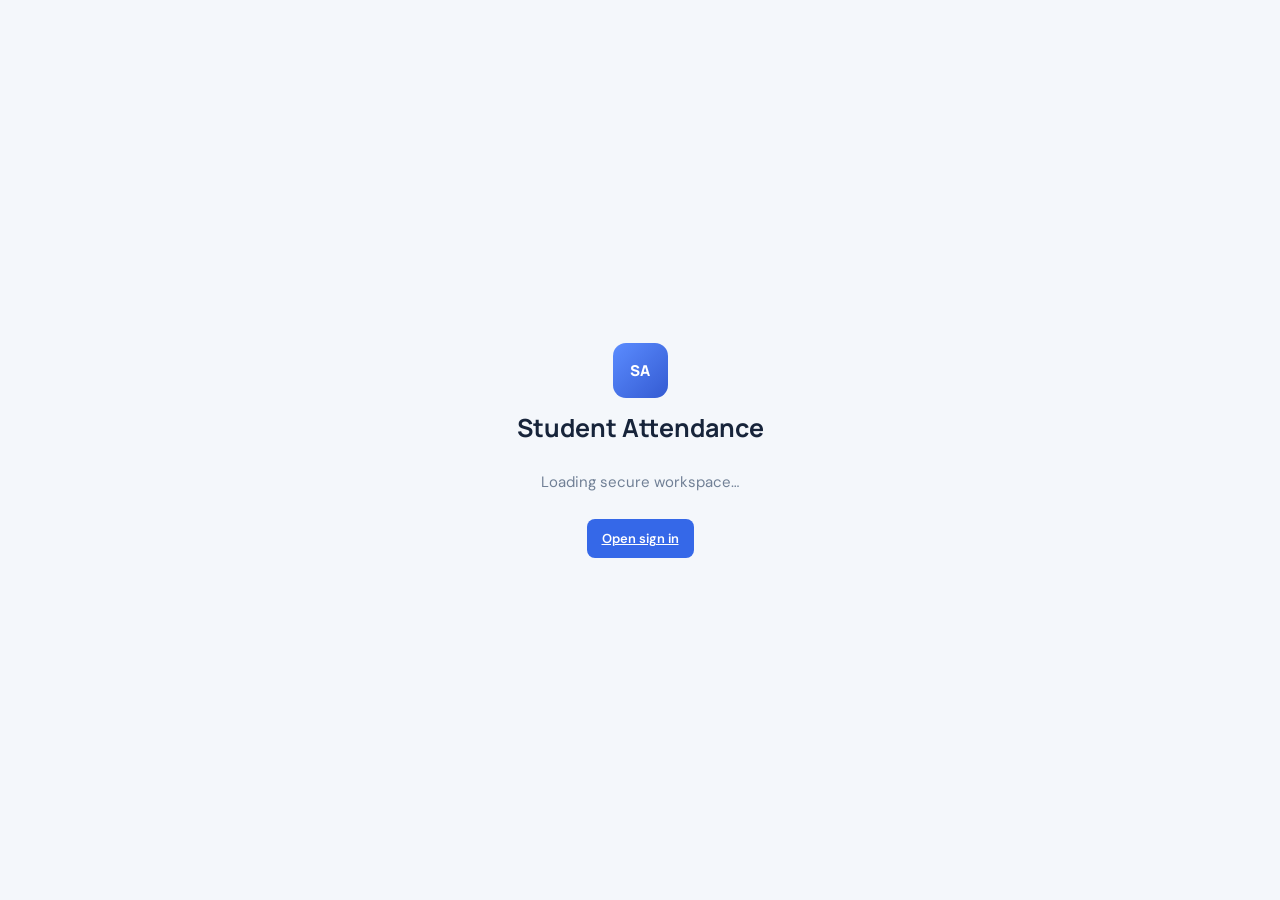
<file: index.html>
<!doctype html>
<html lang="en"><head><meta charset="utf-8"><meta name="viewport" content="width=device-width,initial-scale=1"><meta name="theme-color" content="#10213b"><title>Student Attendance</title><link rel="stylesheet" href="css/style.css"></head>
<body><div class="boot"><div class="brand-mark">SA</div><h1>Student Attendance</h1><p>Loading secure workspace…</p><a class="btn primary" href="login.html">Open sign in</a></div><script src="config.js"></script><script src="js/auth.js"></script><script>Auth.redirectIfAuthenticated();</script></body></html>
</file>
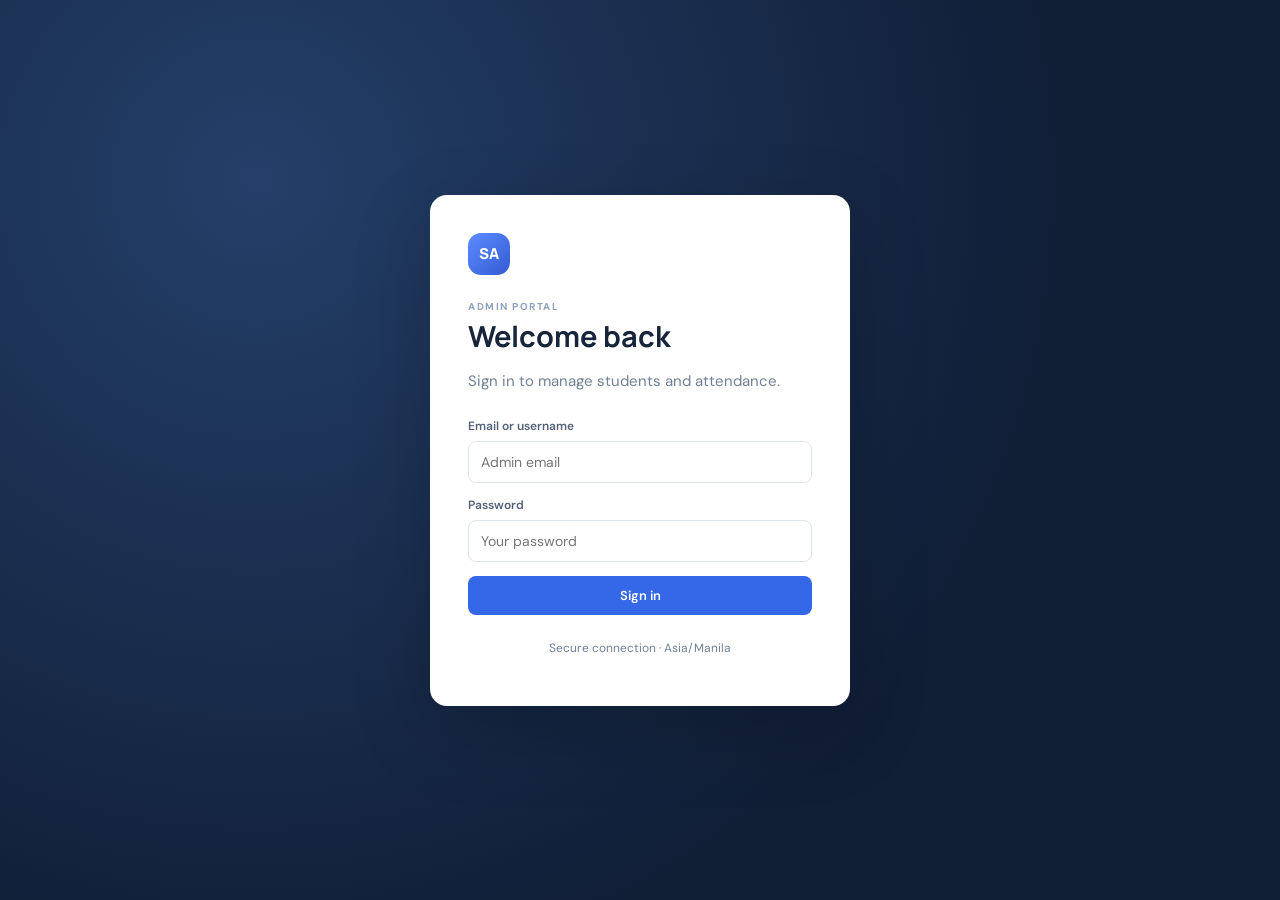
<file: attendance.html>
<!doctype html><html lang="en"><head><meta charset="utf-8"><meta name="viewport" content="width=device-width,initial-scale=1"><title>Attendance · Student Attendance</title><link rel="stylesheet" href="css/style.css"></head><body><div class="app-shell"><aside class="sidebar"><a class="brand" href="dashboard.html"><span class="brand-mark">SA</span><span><b>Attendance</b><small>ADMIN CONSOLE</small></span></a><nav><a href="dashboard.html" data-nav="dashboard.html"><span>▦</span>Dashboard</a><a href="students.html" data-nav="students.html"><span>♙</span>Students</a><a href="attendance.html" data-nav="attendance.html"><span>◷</span>Attendance</a><a href="reports.html" data-nav="reports.html"><span>▤</span>Reports</a><a href="settings.html" data-nav="settings.html"><span>⚙</span>Settings</a></nav><button class="logout" id="logoutBtn">↪ Sign out</button></aside><main class="main"><header class="topbar"><button class="menu-btn" id="menuBtn" aria-label="Toggle menu">☰</button><div><p class="eyebrow">SCHOOL MANAGEMENT</p><h1>Attendance</h1></div><div class="top-user"><span class="avatar">A</span><span><b id="adminName">Administrator</b><small>Admin</small></span></div></header><section class="content"><p class="muted intro">Scan a student's QR code or record attendance manually.</p><div class="scan-layout"><div class="panel scanner-panel"><div class="panel-head"><div><h2>QR scanner</h2><p class="muted">Allow camera access to scan student QR codes.</p></div><span class="live-pill">● READY</span></div><video id="camera" playsinline></video><div class="scan-actions"><button class="btn primary" id="startScan">Start camera</button><button class="btn secondary" id="stopScan" disabled>Stop camera</button></div><p id="scanStatus" class="muted">Camera is off. You can also enter a QR token below.</p><form id="tokenForm" class="inline-form"><input name="token" placeholder="Scan or paste QR token" autocomplete="off" required><button class="btn primary">Submit</button></form></div><div class="panel"><h2>Manual attendance</h2><p class="muted">Use only when a QR scan is unavailable.</p><form id="manualForm"><label>Student<select name="student_id" id="manualStudent" required><option value="">Select student</option></select></label><label>Action<select name="action"><option value="time_in">Time in</option><option value="time_out">Time out</option></select></label><button class="btn primary full">Record attendance</button></form><div id="scanResult" class="result-box">No attendance action yet.</div></div></div><div class="panel"><div class="panel-head"><h2>Today's activity</h2><button class="btn secondary" id="refreshAttendance">Refresh</button></div><div id="todayAttendance" class="table-wrap"><p class="muted">Loading…</p></div></div></section></main></div><div id="toast" class="toast" role="status"></div><script src="config.js"></script><script src="js/api.js"></script><script src="js/auth.js"></script><script src="js/scanner.js"></script></body></html>
</file>
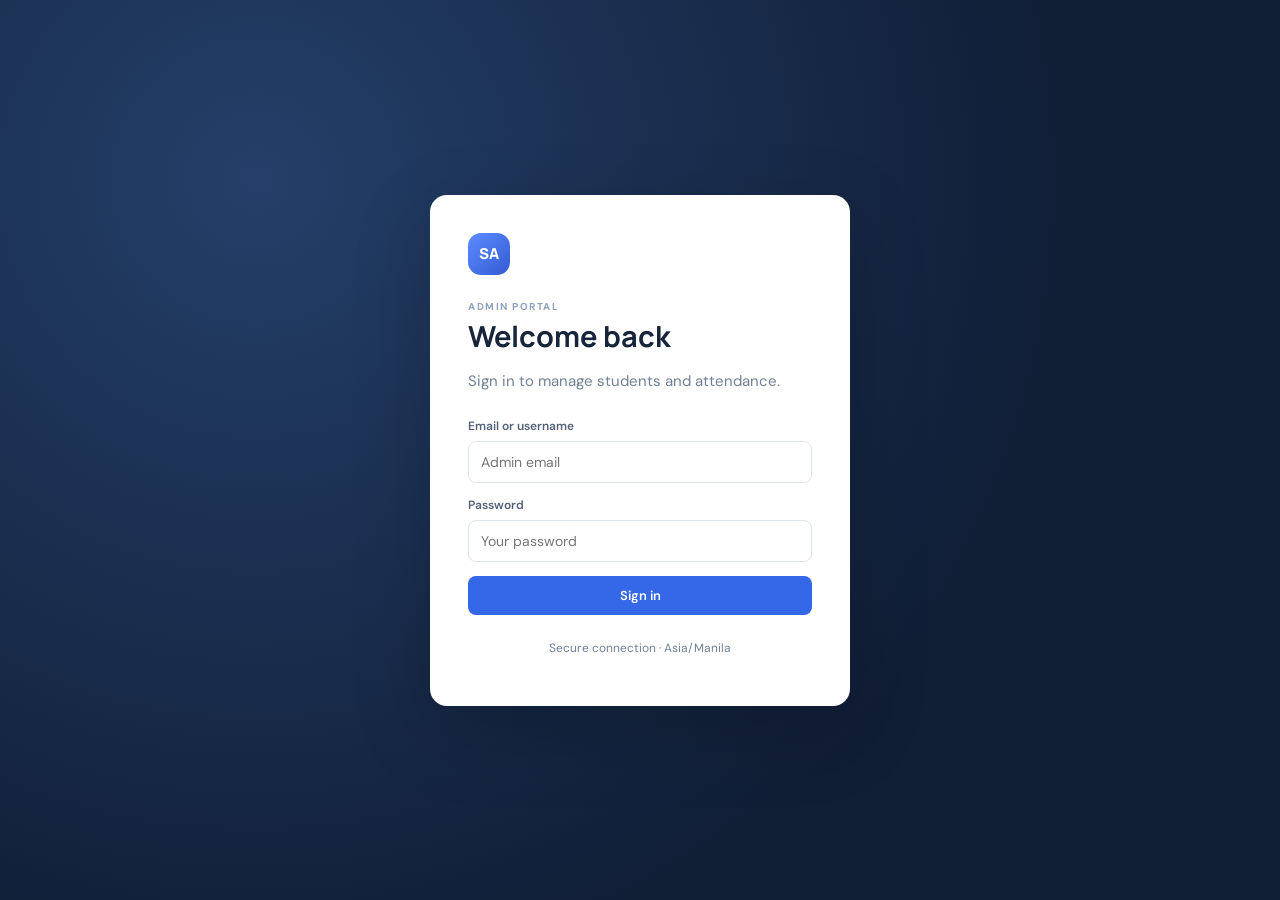
<file: dashboard.html>
<!doctype html><html lang="en"><head><meta charset="utf-8"><meta name="viewport" content="width=device-width,initial-scale=1"><title>Dashboard · Student Attendance</title><link rel="stylesheet" href="css/style.css"></head><body><div class="app-shell"><aside class="sidebar"><a class="brand" href="dashboard.html"><span class="brand-mark">SA</span><span><b>Attendance</b><small>ADMIN CONSOLE</small></span></a><nav><a href="dashboard.html" data-nav="dashboard.html"><span>▦</span>Dashboard</a><a href="students.html" data-nav="students.html"><span>♙</span>Students</a><a href="attendance.html" data-nav="attendance.html"><span>◷</span>Attendance</a><a href="reports.html" data-nav="reports.html"><span>▤</span>Reports</a><a href="settings.html" data-nav="settings.html"><span>⚙</span>Settings</a></nav><button class="logout" id="logoutBtn">↪ Sign out</button></aside><main class="main"><header class="topbar"><button class="menu-btn" id="menuBtn" aria-label="Toggle menu">☰</button><div><p class="eyebrow">SCHOOL MANAGEMENT</p><h1>Dashboard</h1></div><div class="top-user"><span class="avatar">A</span><span><b id="adminName">Administrator</b><small>Admin</small></span></div></header><section class="content"><p class="muted intro">A live overview of your student attendance.</p><div class="stats-grid"><article class="stat"><span>Total students</span><strong id="totalStudents">—</strong><small>Registered profiles</small></article><article class="stat"><span>Present today</span><strong id="presentToday">—</strong><small>Attendance records</small></article><article class="stat"><span>Late today</span><strong id="lateToday">—</strong><small>After grace period</small></article><article class="stat"><span>Absent today</span><strong id="absentToday">—</strong><small>Based on roster</small></article></div><div class="panel"><div class="panel-head"><div><h2>Quick actions</h2><p class="muted">Common tasks</p></div></div><div class="action-grid"><a class="action" href="students.html"><b>＋</b><span><strong>Register student</strong><small>Add a student profile</small></span></a><a class="action" href="attendance.html"><b>▣</b><span><strong>Open QR scanner</strong><small>Record time in or out</small></span></a><a class="action" href="reports.html"><b>▤</b><span><strong>View reports</strong><small>Review attendance history</small></span></a></div></div><div class="panel"><div class="panel-head"><div><h2>Recent students</h2><p class="muted">Latest registered profiles</p></div><a href="students.html" class="text-link">View all →</a></div><div id="recentStudents" class="table-wrap"><p class="muted">Loading…</p></div></div></section></main></div><div id="toast" class="toast" role="status"></div><script src="config.js"></script><script src="js/api.js"></script><script src="js/auth.js"></script><script src="js/dashboard.js"></script></body></html>
</file>
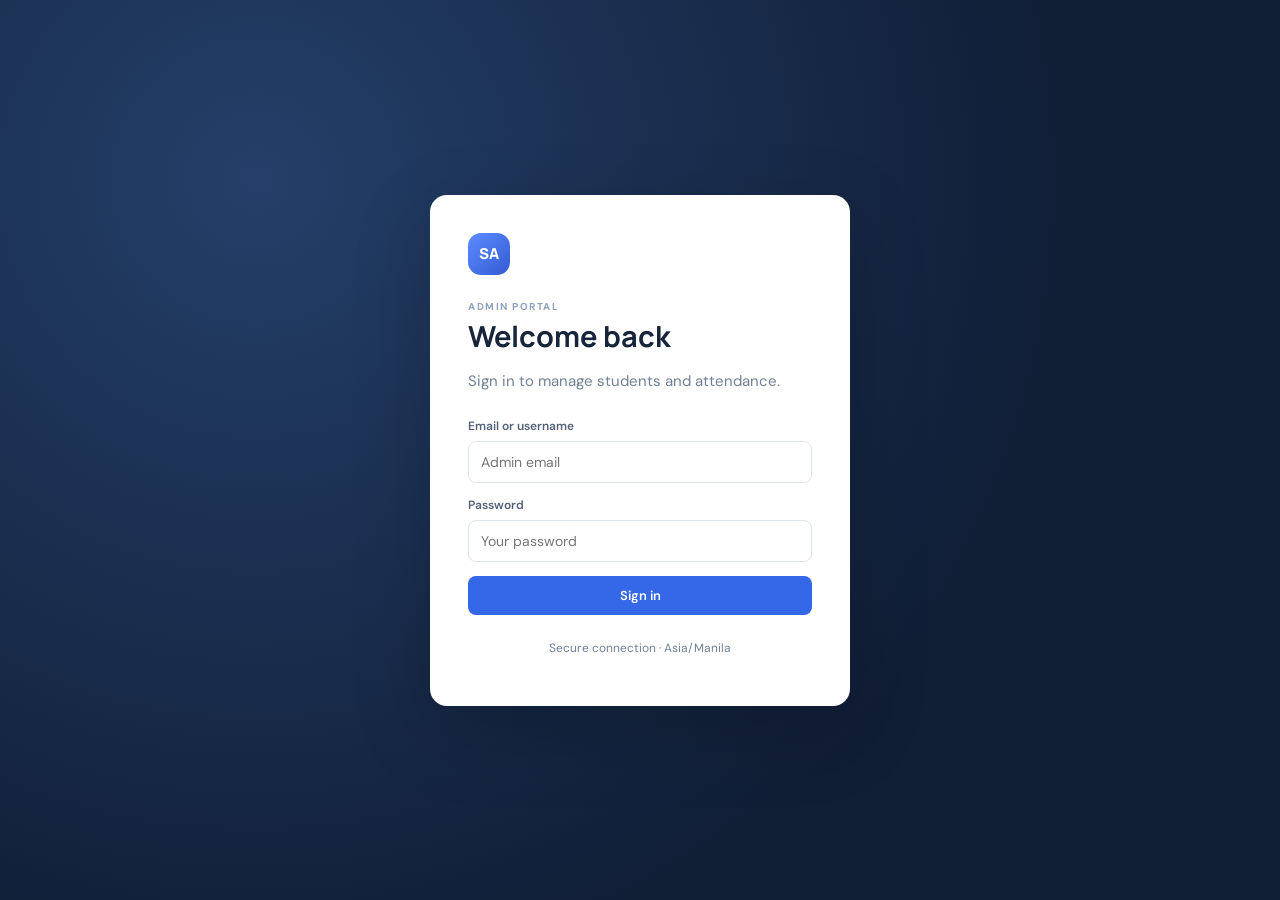
<file: login.html>
<!doctype html><html lang="en"><head><meta charset="utf-8"><meta name="viewport" content="width=device-width,initial-scale=1"><title>Admin Login · Student Attendance</title><link rel="stylesheet" href="css/style.css"></head><body class="login-page"><main class="login-card"><div class="brand-mark">SA</div><p class="eyebrow">ADMIN PORTAL</p><h1>Welcome back</h1><p class="muted">Sign in to manage students and attendance.</p><form id="loginForm"><label>Email or username<input name="identity" autocomplete="username" required placeholder="Admin email"></label><label>Password<input name="password" type="password" autocomplete="current-password" required placeholder="Your password"></label><button class="btn primary full" type="submit">Sign in</button><p id="loginError" class="error" role="alert"></p></form><p class="small muted">Secure connection · Asia/Manila</p></main><script src="config.js"></script><script src="js/api.js"></script><script src="js/auth.js"></script><script>Auth.bindLogin();</script></body></html>
</file>
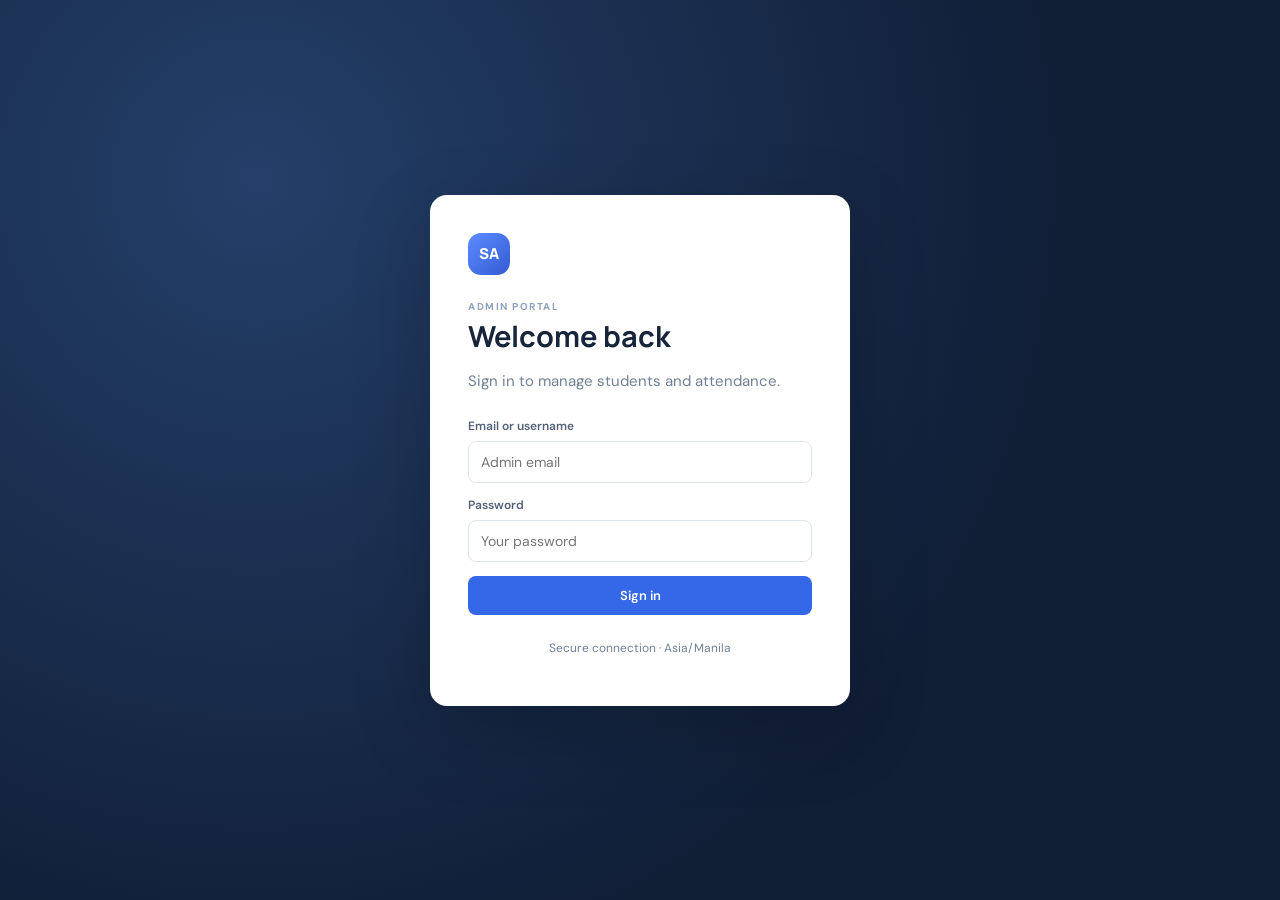
<file: reports.html>
<!doctype html><html lang="en"><head><meta charset="utf-8"><meta name="viewport" content="width=device-width,initial-scale=1"><title>Reports · Student Attendance</title><link rel="stylesheet" href="css/style.css"></head><body><div class="app-shell"><aside class="sidebar"><a class="brand" href="dashboard.html"><span class="brand-mark">SA</span><span><b>Attendance</b><small>ADMIN CONSOLE</small></span></a><nav><a href="dashboard.html" data-nav="dashboard.html"><span>▦</span>Dashboard</a><a href="students.html" data-nav="students.html"><span>♙</span>Students</a><a href="attendance.html" data-nav="attendance.html"><span>◷</span>Attendance</a><a href="reports.html" data-nav="reports.html"><span>▤</span>Reports</a><a href="settings.html" data-nav="settings.html"><span>⚙</span>Settings</a></nav><button class="logout" id="logoutBtn">↪ Sign out</button></aside><main class="main"><header class="topbar"><button class="menu-btn" id="menuBtn" aria-label="Toggle menu">☰</button><div><p class="eyebrow">SCHOOL MANAGEMENT</p><h1>Reports</h1></div><div class="top-user"><span class="avatar">A</span><span><b id="adminName">Administrator</b><small>Admin</small></span></div></header><section class="content"><p class="muted intro">Filter attendance records and export a CSV report.</p><div class="toolbar report-filters"><label>From<input type="date" id="dateFrom"></label><label>To<input type="date" id="dateTo"></label><input id="reportSearch" placeholder="Search student…"><button class="btn primary" id="runReport">Generate report</button><button class="btn secondary" id="exportReport">Export CSV</button></div><div class="stats-grid compact"><article class="stat"><span>Records</span><strong id="reportCount">—</strong></article><article class="stat"><span>Time in</span><strong id="reportIn">—</strong></article><article class="stat"><span>Time out</span><strong id="reportOut">—</strong></article></div><div class="panel"><div id="reportTable" class="table-wrap"><p class="muted">Choose a date range and generate a report.</p></div></div></section></main></div><div id="toast" class="toast" role="status"></div><script src="config.js"></script><script src="js/api.js"></script><script src="js/auth.js"></script><script src="js/reports.js"></script></body></html>
</file>
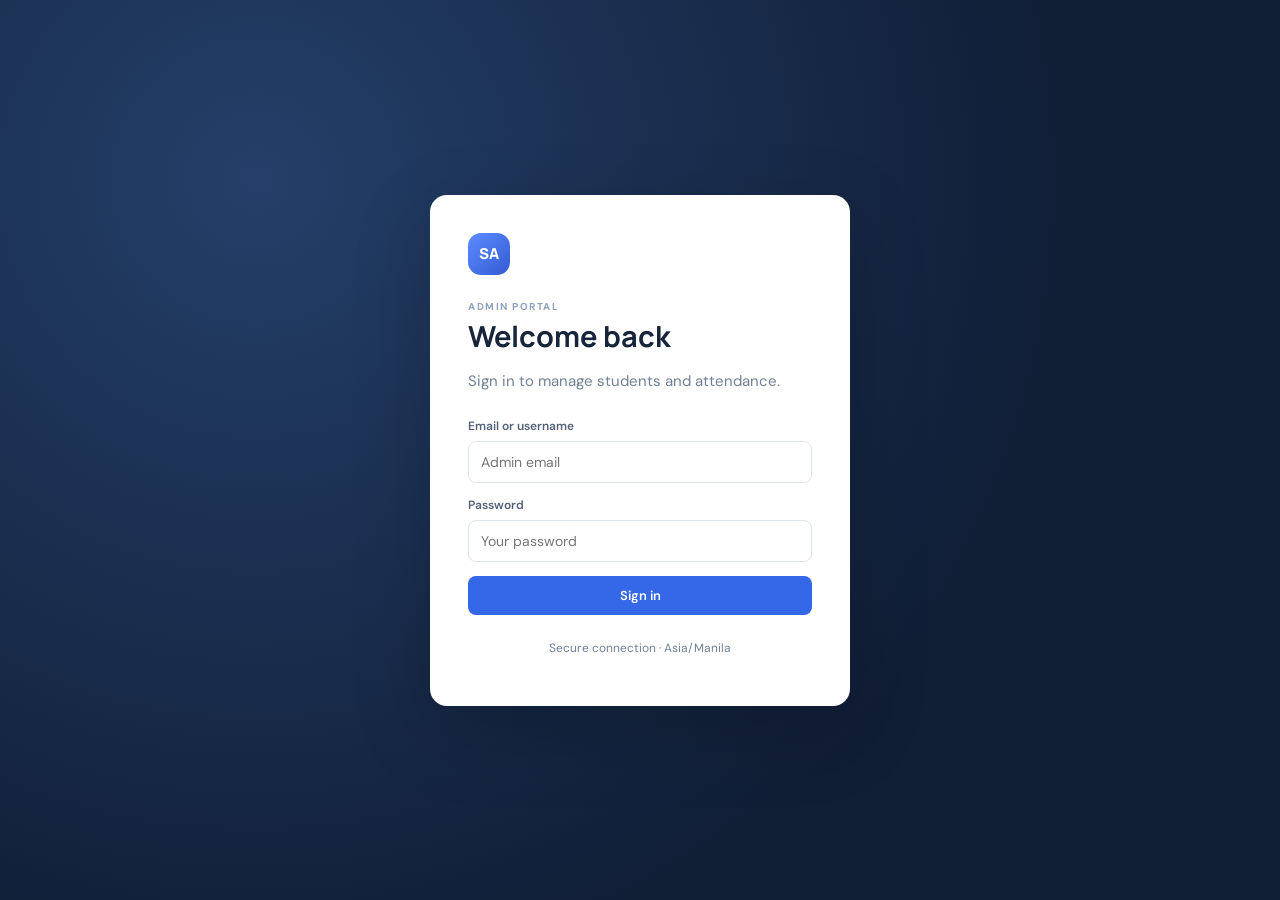
<file: settings.html>
<!doctype html><html lang="en"><head><meta charset="utf-8"><meta name="viewport" content="width=device-width,initial-scale=1"><title>Settings · Student Attendance</title><link rel="stylesheet" href="css/style.css"></head><body><div class="app-shell"><aside class="sidebar"><a class="brand" href="dashboard.html"><span class="brand-mark">SA</span><span><b>Attendance</b><small>ADMIN CONSOLE</small></span></a><nav><a href="dashboard.html" data-nav="dashboard.html"><span>▦</span>Dashboard</a><a href="students.html" data-nav="students.html"><span>♙</span>Students</a><a href="attendance.html" data-nav="attendance.html"><span>◷</span>Attendance</a><a href="reports.html" data-nav="reports.html"><span>▤</span>Reports</a><a href="settings.html" data-nav="settings.html"><span>⚙</span>Settings</a></nav><button class="logout" id="logoutBtn">↪ Sign out</button></aside><main class="main"><header class="topbar"><button class="menu-btn" id="menuBtn" aria-label="Toggle menu">☰</button><div><p class="eyebrow">SCHOOL MANAGEMENT</p><h1>Settings</h1></div><div class="top-user"><span class="avatar">A</span><span><b id="adminName">Administrator</b><small>Admin</small></span></div></header><section class="content"><p class="muted intro">Configure school details and attendance rules.</p><div class="panel settings-panel"><h2>School and attendance settings</h2><form id="settingsForm"><label>School name<input name="school_name" placeholder="Your school name"></label><div class="form-grid"><label>School start time<input name="school_start_time" type="time" value="07:30"></label><label>Grace period (minutes)<input name="grace_period" type="number" min="0" max="180" value="10"></label><label>Timezone<select name="timezone"><option value="Asia/Manila">Asia/Manila (Philippines)</option><option value="UTC">UTC</option></select></label></div><button class="btn primary">Save settings</button></form><p id="settingsMessage" class="muted"></p></div><div class="panel"><h2>Connection status</h2><p id="apiStatus" class="muted">Checking API…</p><p class="small muted">API endpoint is configured in <code>config.js</code>.</p></div></section></main></div><div id="toast" class="toast" role="status"></div><script src="config.js"></script><script src="js/api.js"></script><script src="js/auth.js"></script><script src="js/settings.js"></script></body></html>
</file>
<file: css/style.css>
@import url('https://fonts.googleapis.com/css2?family=DM+Sans:wght@400;500;600;700&family=Manrope:wght@500;600;700;800&display=swap');
:root{--navy:#10213b;--blue:#3568e8;--ink:#17243a;--muted:#718096;--line:#e6ebf2;--bg:#f4f7fb;--white:#fff;--green:#15966a;--red:#d94b58}*{box-sizing:border-box}body{margin:0;background:var(--bg);color:var(--ink);font:15px 'DM Sans',sans-serif}h1,h2,strong{font-family:Manrope,sans-serif}h1{font-size:25px;margin:3px 0 0}h2{font-size:17px;margin:0 0 8px}.muted{color:var(--muted)}.small{font-size:12px}.eyebrow{font-size:10px;letter-spacing:1.5px;color:#8da0bc;font-weight:700;margin:0}.app-shell{min-height:100vh}.sidebar{position:fixed;inset:0 auto 0 0;width:244px;background:var(--navy);padding:25px 16px;color:white;display:flex;flex-direction:column;z-index:5}.brand{display:flex;align-items:center;gap:11px;color:white;text-decoration:none;padding:0 9px 34px}.brand small{display:block;color:#91a4c2;font-size:9px;letter-spacing:1.5px;margin-top:3px}.brand-mark{width:42px;height:42px;border-radius:13px;background:linear-gradient(135deg,#5b8cff,#345bd2);display:grid;place-items:center;color:white;font-weight:800;font-family:Manrope}.sidebar nav{display:grid;gap:7px}.sidebar nav a{color:#b9c6da;text-decoration:none;padding:12px 13px;border-radius:9px;display:flex;gap:12px;align-items:center}.sidebar nav a:hover,.sidebar nav a.active{background:#263b5d;color:white}.sidebar nav span{width:19px;text-align:center}.logout{margin-top:auto;background:transparent;border:0;color:#c3cee0;text-align:left;padding:14px;cursor:pointer;font:inherit}.main{margin-left:244px}.topbar{height:91px;background:white;border-bottom:1px solid var(--line);display:flex;align-items:center;justify-content:space-between;padding:0 34px}.top-user{display:flex;align-items:center;gap:10px;font-size:13px}.top-user small{display:block;color:var(--muted);font-size:11px}.avatar{width:36px;height:36px;border-radius:50%;background:#eaf0ff;color:var(--blue);display:grid;place-items:center;font-weight:700}.content{padding:29px 34px;max-width:1450px;margin:auto}.intro{margin:0 0 23px}.stats-grid{display:grid;grid-template-columns:repeat(4,1fr);gap:16px;margin-bottom:20px}.stat,.panel{background:white;border:1px solid var(--line);border-radius:13px;padding:20px;box-shadow:0 3px 14px #17243a08}.stat span{display:block;color:var(--muted);font-size:13px}.stat strong{display:block;font-size:29px;margin:9px 0 3px}.stat small{color:#96a2b3}.panel{margin-bottom:18px}.panel-head{display:flex;justify-content:space-between;align-items:center;gap:12px;margin-bottom:16px}.panel-head p{margin:0;font-size:12px}.action-grid{display:grid;grid-template-columns:repeat(3,1fr);gap:12px}.action{border:1px solid var(--line);padding:16px;border-radius:10px;display:flex;gap:13px;align-items:center;text-decoration:none;color:var(--ink)}.action>b{width:38px;height:38px;background:#eef3ff;color:var(--blue);border-radius:10px;display:grid;place-items:center;font-size:20px}.action small{display:block;color:var(--muted);font-size:12px;margin-top:4px}.text-link{color:var(--blue);text-decoration:none;font-size:13px}.toolbar{display:flex;gap:10px;align-items:end;margin-bottom:17px;flex-wrap:wrap}.toolbar>input{flex:1;min-width:220px}.btn{border:0;border-radius:8px;padding:11px 15px;font:600 13px 'DM Sans';cursor:pointer}.btn.primary{background:var(--blue);color:white}.btn.secondary{background:#edf1f7;color:#34435a}.btn:disabled{opacity:.5;cursor:not-allowed}.full{width:100%}input,select{width:100%;border:1px solid #dce3ed;border-radius:8px;padding:11px 12px;background:white;color:var(--ink);font:14px 'DM Sans';outline:none}input:focus,select:focus{border-color:#7094f3;box-shadow:0 0 0 3px #3568e81a}label{display:grid;gap:7px;font-size:12px;font-weight:600;color:#536178}form label{margin-bottom:14px}.table-wrap{overflow-x:auto}table{width:100%;border-collapse:collapse;white-space:nowrap;font-size:13px}th{text-align:left;color:#8290a4;font-size:11px;text-transform:uppercase;letter-spacing:.5px;background:#fafbfd}th,td{padding:13px 12px;border-bottom:1px solid #edf0f5}td{color:#3d4b60}.pill{border-radius:30px;padding:4px 9px;background:#e8f7f0;color:#16835e;font-size:11px}.pill.inactive{background:#fff0f0;color:#c34b55}.table-action{border:0;background:transparent;color:var(--blue);cursor:pointer;font:inherit;margin-right:8px}.dialog{border:0;border-radius:14px;padding:0;width:min(580px,calc(100% - 28px));box-shadow:0 25px 90px #0c1a3340}.dialog::backdrop{background:#0b1730a8}.dialog form{padding:23px}.form-grid{display:grid;grid-template-columns:1fr 1fr;gap:0 14px}.dialog-actions{display:flex;justify-content:flex-end;gap:9px;margin-top:12px}.error{color:var(--red);font-size:12px}.scan-layout{display:grid;grid-template-columns:1.4fr 1fr;gap:17px;margin-bottom:18px}video{width:100%;max-height:290px;background:#101b2e;border-radius:10px;object-fit:cover;min-height:160px}.scan-actions{display:flex;gap:9px;margin:12px 0}.inline-form{display:flex;gap:8px}.live-pill{font-size:10px;color:var(--green);font-weight:700}.result-box{padding:13px;background:#f3f6fb;border-radius:9px;margin-top:16px;font-size:13px}.settings-panel{max-width:760px}.settings-panel form{max-width:600px}.settings-panel form>label{margin-top:15px}.report-filters label{min-width:150px}.compact{grid-template-columns:repeat(3,1fr)}.toast{position:fixed;right:22px;bottom:22px;background:#17243a;color:white;padding:12px 17px;border-radius:9px;opacity:0;transform:translateY(8px);transition:.2s;z-index:20;pointer-events:none}.toast.show{opacity:1;transform:none}.menu-btn{display:none;border:0;background:none;font-size:21px}.login-page{min-height:100vh;display:grid;place-items:center;padding:20px;background:radial-gradient(circle at 20% 20%,#243f69,#101e36 65%)}.login-card{background:white;border-radius:17px;padding:38px;width:min(420px,100%);box-shadow:0 25px 80px #0003}.login-card .brand-mark{margin-bottom:25px}.login-card h1{font-size:29px}.login-card form{margin-top:27px}.login-card .small{text-align:center;margin-top:25px}.boot{text-align:center;min-height:100vh;display:grid;place-content:center;justify-items:center;gap:12px}.boot h1{margin:0}.boot p{color:var(--muted)}.boot .brand-mark{width:55px;height:55px}.scan-layout>.panel>form>label{margin-top:13px}
@media(max-width:900px){.sidebar{transform:translateX(-100%);transition:.2s}.sidebar.open{transform:none;box-shadow:15px 0 35px #0003}.main{margin-left:0}.menu-btn{display:block}.topbar{padding:0 20px}.content{padding:22px 20px}.stats-grid{grid-template-columns:repeat(2,1fr)}}@media(max-width:620px){.topbar{height:78px}.top-user span:last-child{display:none}.content{padding:18px 13px}.stats-grid,.action-grid,.scan-layout,.compact{grid-template-columns:1fr}.stat{padding:16px}.stat strong{font-size:25px}.toolbar>*{width:100%}.toolbar>input{min-width:100%}.form-grid{grid-template-columns:1fr}.panel{padding:15px}.login-card{padding:27px}}
</file>
